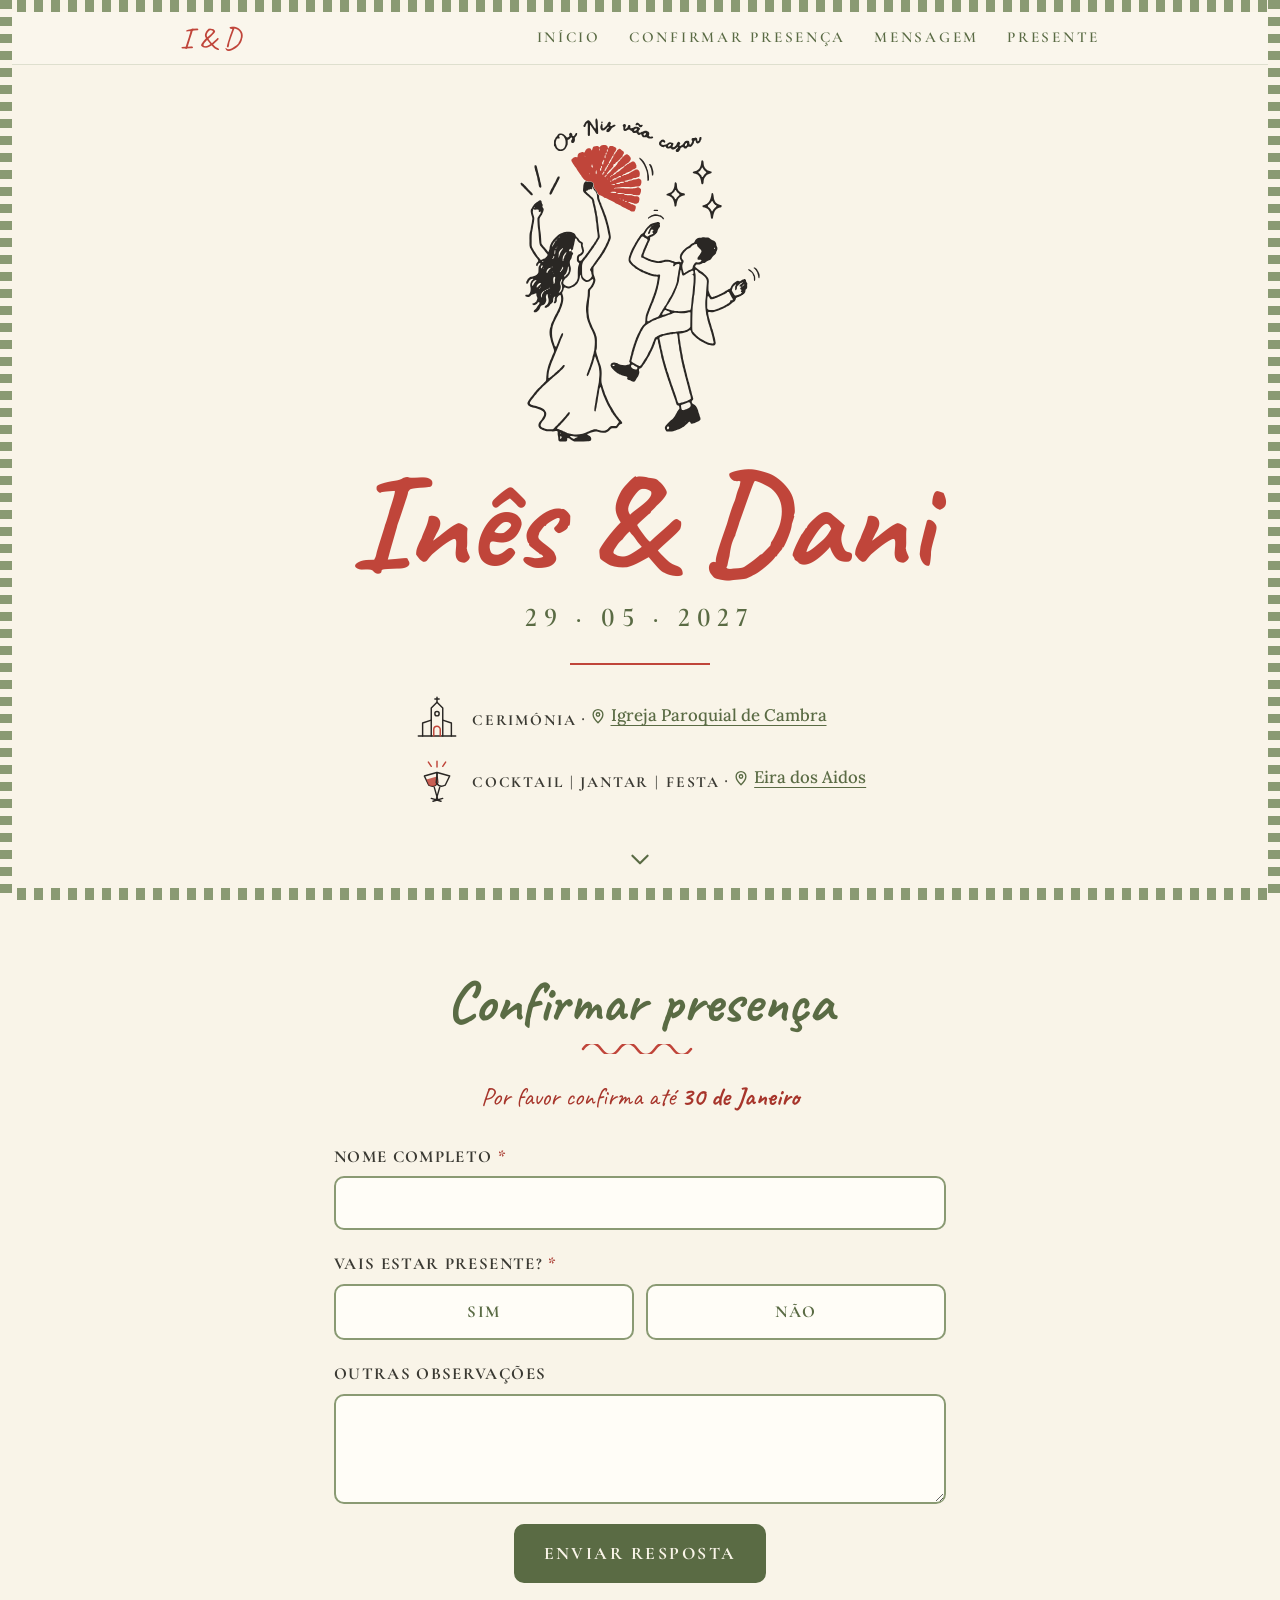
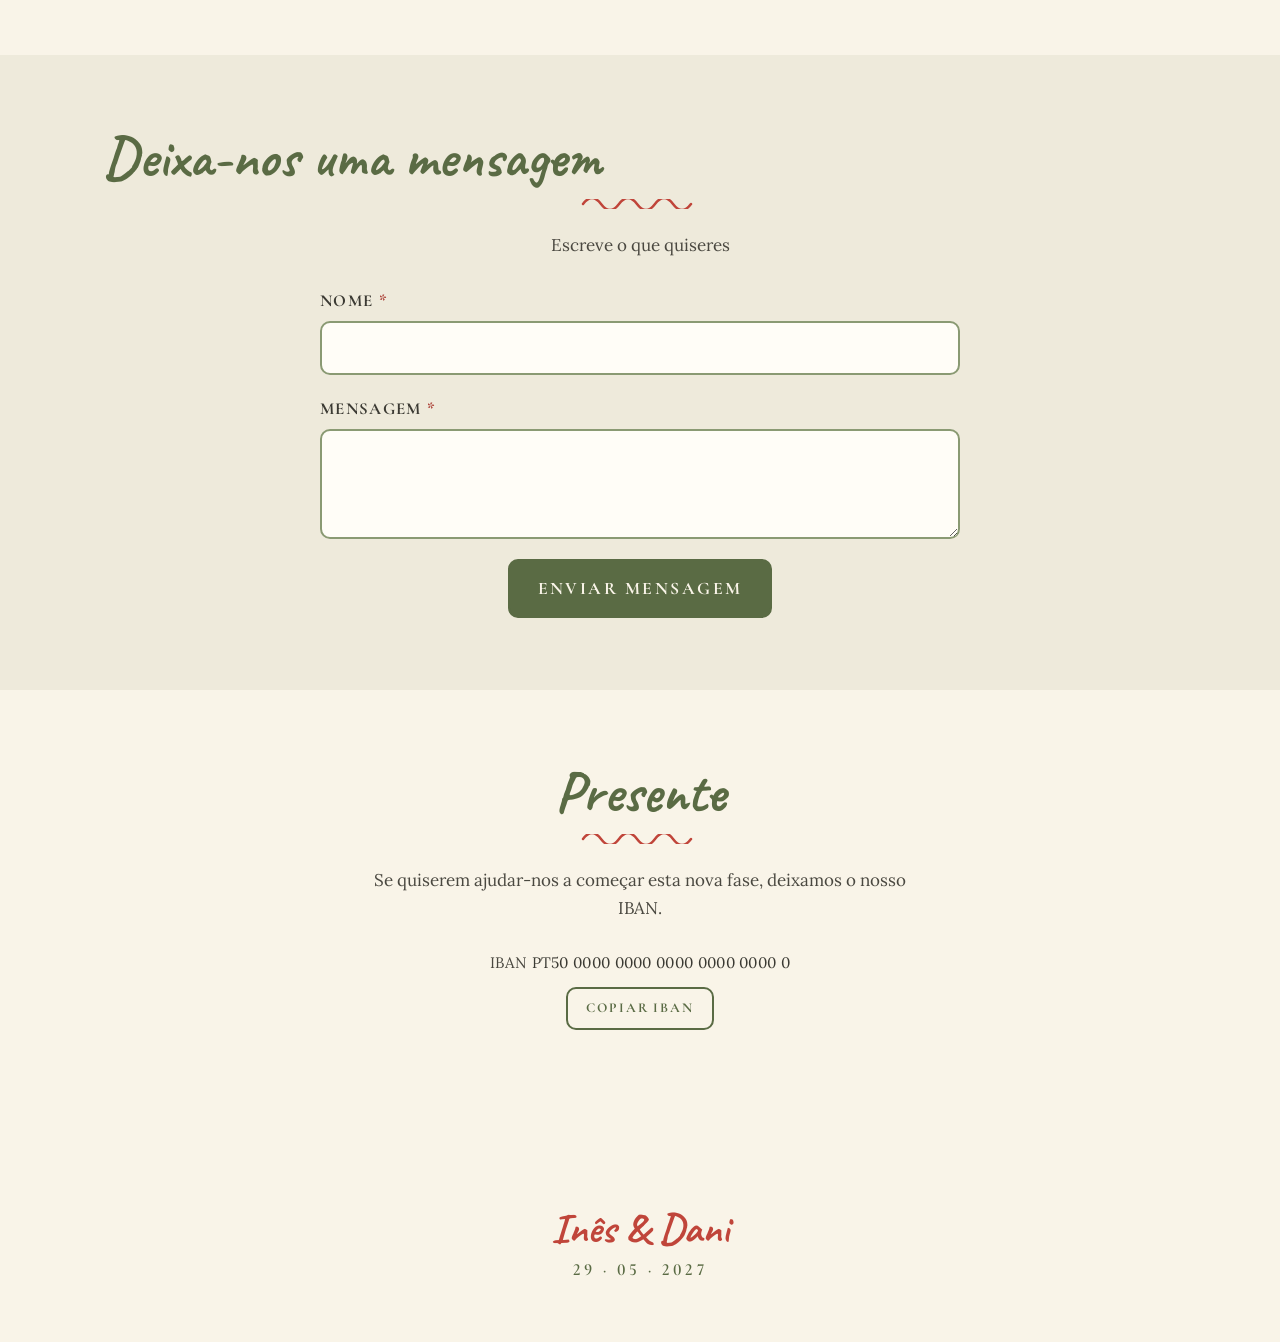
<file: index.html>
<!DOCTYPE html>
<html lang="pt-PT">
<head>
  <meta charset="utf-8">
  <meta name="viewport" content="width=device-width, initial-scale=1">
  <title>Inês &amp; Dani · 29 · 05 · 2027</title>
  <meta name="description" content="Os Nis vão casar! 29 de maio de 2027. Confirma a tua presença e deixa-nos uma mensagem.">
  <meta name="robots" content="noindex, nofollow">
  <meta name="theme-color" content="#f9f4e8">

  <!-- Pré-visualização (WhatsApp, etc.). TROCAR o domínio pelo vosso e pôr img/og.jpg (1200x630) -->
  <meta property="og:type" content="website">
  <meta property="og:locale" content="pt_PT">
  <meta property="og:title" content="Inês &amp; Dani · Os Nis vão casar">
  <meta property="og:description" content="29 · 05 · 2027. Confirma a tua presença e deixa-nos uma mensagem.">
  <meta property="og:image" content="https://O-VOSSO-DOMINIO.pt/img/og.jpg">
  <meta property="og:url" content="https://O-VOSSO-DOMINIO.pt/">
  <meta name="twitter:card" content="summary_large_image">

  <link rel="icon" href="/img/favicon.svg" type="image/svg+xml">
  <link rel="preconnect" href="https://fonts.googleapis.com">
  <link rel="preconnect" href="https://fonts.gstatic.com" crossorigin>
  <link href="https://fonts.googleapis.com/css2?family=Caveat:wght@500;700&family=Cormorant+Garamond:wght@600;700&family=Lora:wght@400;500&display=swap" rel="stylesheet">
  <link rel="stylesheet" href="/css/style.css">
</head>
<body>
  <a class="skip-link" href="#conteudo">Saltar para o conteúdo</a>
  <div class="frame frame--top" aria-hidden="true"></div>
  <div class="frame frame--bottom" aria-hidden="true"></div>
  <div class="frame frame--left" aria-hidden="true"></div>
  <div class="frame frame--right" aria-hidden="true"></div>

  <header class="nav">
    <div class="nav__inner">
      <a class="nav__brand" href="#inicio" aria-label="Início">I &amp; D</a>
      <button class="nav__toggle" type="button" aria-expanded="false" aria-controls="menu" aria-label="Abrir menu"><span></span></button>
      <ul class="nav__links" id="menu">
        <li><a href="#inicio">Início</a></li>
        <li><a href="#confirmar">Confirmar presença</a></li>
        <li><a href="#mensagem">Mensagem</a></li>
        <li><a href="#presente">Presente</a></li>
      </ul>
    </div>
  </header>

  <main id="conteudo">

    <!-- 1. INÍCIO -->
    <section class="hero" id="inicio">
      <!-- Ilustração: img/casal.svg (trocar o ficheiro para mudar) -->
      <img class="hero__art" src="/img/casal.svg" width="1793" height="2398" alt="Os Nis vão casar. Ilustração da Inês e do Dani a dançar, com um leque vermelho.">
      <h1 class="hero__title">Inês &amp; Dani</h1>
      <p class="hero__date"><time datetime="2027-05-29">29 · 05 · 2027</time></p>
      <hr class="hero__rule">
      <ul class="hero__places">
        <li><svg class="place-icon" viewBox="0 0 64 64" aria-hidden="true" focusable="false" fill="none" stroke="#2a2724" stroke-width="2" stroke-linecap="round" stroke-linejoin="round"><path d="M6 57H58"/><path d="M12 57V39L24 35M52 57V39L40 35"/><path d="M24 57V35V18L32 10L40 18V35V57"/><path d="M32 10V3M29 5.5H35"/><circle cx="32" cy="26" r="3"/><path stroke="#c0453a" d="M27.5 57V48a4.5 4.5 0 0 1 9 0V57"/></svg><span><strong>Cerimónia</strong> <span class="sep" aria-hidden="true">·</span>
          <!-- TROCAR: link exato do Google Maps (igreja) -->
          <a class="place-link" href="https://www.google.com/maps/search/?api=1&amp;query=Igreja+Paroquial+de+Cambra" target="_blank" rel="noopener"><svg viewBox="0 0 24 24" aria-hidden="true" focusable="false" fill="none" stroke="currentColor" stroke-width="1.8" stroke-linecap="round" stroke-linejoin="round"><path d="M12 21s-6.5-6.2-6.5-11a6.5 6.5 0 0 1 13 0c0 4.8-6.5 11-6.5 11z"/><circle cx="12" cy="10" r="2.3"/></svg>Igreja Paroquial de Cambra<span class="sr-only"> (abre numa nova aba)</span></a></span></li>
        <li><svg class="place-icon" viewBox="0 0 64 64" aria-hidden="true" focusable="false" fill="none" stroke="#2a2724" stroke-width="2" stroke-linecap="round" stroke-linejoin="round"><g transform="translate(23 24) rotate(-16)"><path d="M-9 0H9L6.5 14Q0 20 -6.5 14Z"/><path fill="#c0453a" fill-opacity=".85" stroke="none" d="M-7.6 5.5H7.6L6.5 14Q0 20 -6.5 14Z"/><path d="M0 19V36M-7 37H7"/></g><g transform="translate(41 24) rotate(16)"><path d="M-9 0H9L6.5 14Q0 20 -6.5 14Z"/><path d="M0 19V36M-7 37H7"/></g><path stroke="#c0453a" d="M32 14V6M24 13L20 7M40 13L44 7"/></svg><span><strong>Cocktail | Jantar | Festa</strong> <span class="sep" aria-hidden="true">·</span>
          <!-- TROCAR: link exato do Google Maps (festa) -->
          <a class="place-link" href="https://www.google.com/maps/search/?api=1&amp;query=Eira+dos+Aidos" target="_blank" rel="noopener"><svg viewBox="0 0 24 24" aria-hidden="true" focusable="false" fill="none" stroke="currentColor" stroke-width="1.8" stroke-linecap="round" stroke-linejoin="round"><path d="M12 21s-6.5-6.2-6.5-11a6.5 6.5 0 0 1 13 0c0 4.8-6.5 11-6.5 11z"/><circle cx="12" cy="10" r="2.3"/></svg>Eira dos Aidos<span class="sr-only"> (abre numa nova aba)</span></a></span></li>
      </ul>
      <a class="hero__scroll" href="#confirmar" aria-label="Ir para a confirmação de presença">
        <svg viewBox="0 0 24 24" aria-hidden="true" focusable="false" fill="none" stroke="currentColor" stroke-width="2" stroke-linecap="round" stroke-linejoin="round"><path d="M5 9l7 7 7-7"/></svg>
      </a>
    </section>

    <!-- 2. CONFIRMAÇÃO DE PRESENÇA -->
    <section class="section" id="confirmar">
      <h2 class="section__title">Confirmar presença</h2>
      <svg class="squiggle" viewBox="0 0 120 10" aria-hidden="true" focusable="false" fill="none" stroke="currentColor" stroke-width="2.5" stroke-linecap="round"><path d="M3 5c6-8 12-8 18 0s12 8 18 0 12-8 18 0 12 8 18 0 12-8 18 0 12 8 18 0"/></svg>
      <p class="deadline">Por favor confirma até <strong>30 de Janeiro</strong></p>

      <form class="form" name="confirmacoes" method="POST" action="/obrigado?f=rsvp"
            data-netlify="true" netlify-honeypot="bot-field">
        <input type="hidden" name="form-name" value="confirmacoes">
        <p class="hidden"><label>Não preencher: <input type="text" name="bot-field" tabindex="-1" autocomplete="off"></label></p>

        <div class="field">
          <label for="rsvp-nome">Nome completo <span class="req" aria-hidden="true">*</span></label>
          <input type="text" id="rsvp-nome" name="nome" required autocomplete="name">
        </div>

        <fieldset class="field">
          <legend>Vais estar presente? <span class="req" aria-hidden="true">*</span></legend>
          <div class="choices">
            <label class="choice"><input type="radio" name="presenca" value="Sim" required><span>Sim</span></label>
            <label class="choice"><input type="radio" name="presenca" value="Não"><span>Não</span></label>
          </div>
        </fieldset>

        <!-- Campos do "Sim": existem sempre no HTML; o JS só os esconde -->
        <div id="campos-sim" class="form">
          <div class="field">
            <label for="rsvp-num">Número de pessoas, incluindo o próprio</label>
            <input type="number" id="rsvp-num" name="num_pessoas" min="1" max="10" inputmode="numeric">
          </div>
          <div class="field">
            <label for="rsvp-alergias">Alergias ou restrições alimentares</label>
            <textarea id="rsvp-alergias" name="alergias" placeholder="ex.: vegetariano, sem glúten, alergia a marisco…"></textarea>
          </div>
        </div>

        <div class="field">
          <label for="rsvp-obs">Outras observações</label>
          <textarea id="rsvp-obs" name="observacoes"></textarea>
        </div>

        <button class="btn" type="submit">Enviar resposta</button>
      </form>
    </section>

    <!-- 3. MENSAGEM PARA OS NOIVOS -->
    <section class="section section--alt" id="mensagem">
      <h2 class="section__title">Deixa-nos uma mensagem</h2>
      <svg class="squiggle" viewBox="0 0 120 10" aria-hidden="true" focusable="false" fill="none" stroke="currentColor" stroke-width="2.5" stroke-linecap="round"><path d="M3 5c6-8 12-8 18 0s12 8 18 0 12-8 18 0 12 8 18 0 12-8 18 0 12 8 18 0"/></svg>
      <p class="section__lead">Escreve o que quiseres</p>

      <form class="form" name="mensagens para os novos" method="POST" action="/obrigado?f=mensagem"
            data-netlify="true" netlify-honeypot="bot-field">
        <input type="hidden" name="form-name" value="mensagens para os novos">
        <p class="hidden"><label>Não preencher: <input type="text" name="bot-field" tabindex="-1" autocomplete="off"></label></p>

        <div class="field">
          <label for="msg-nome">Nome <span class="req" aria-hidden="true">*</span></label>
          <input type="text" id="msg-nome" name="nome" required autocomplete="name">
        </div>
        <div class="field">
          <label for="msg-texto">Mensagem <span class="req" aria-hidden="true">*</span></label>
          <textarea id="msg-texto" name="mensagem" required></textarea>
        </div>
        <button class="btn" type="submit">Enviar mensagem</button>
      </form>
    </section>

    <!-- 4. PRESENTE -->
    <section class="section" id="presente">
      <h2 class="section__title">Presente</h2>
      <svg class="squiggle" viewBox="0 0 120 10" aria-hidden="true" focusable="false" fill="none" stroke="currentColor" stroke-width="2.5" stroke-linecap="round"><path d="M3 5c6-8 12-8 18 0s12 8 18 0 12-8 18 0 12 8 18 0 12-8 18 0 12 8 18 0"/></svg>
      <p class="section__lead">Se quiserem ajudar-nos a começar esta nova fase, deixamos o nosso IBAN.</p>

      <div class="gift">
        <!-- TROCAR: IBAN (único sítio; o botão copia este texto sem espaços) -->
        <p class="gift__line">IBAN <span class="gift__iban" id="iban">PT50 0000 0000 0000 0000 0000 0</span></p>
        <button class="btn btn--small btn--ghost" type="button" id="copiar-iban">Copiar IBAN</button>
        <p class="copy-msg" id="copiado" role="status" aria-live="polite"></p>
      </div>
    </section>
  </main>

  <footer class="footer">
    <p class="footer__names">Inês &amp; Dani</p>
    <p class="footer__small">29 · 05 · 2027</p>
  </footer>

  <script src="/js/main.js"></script>
</body>
</html>
</file>
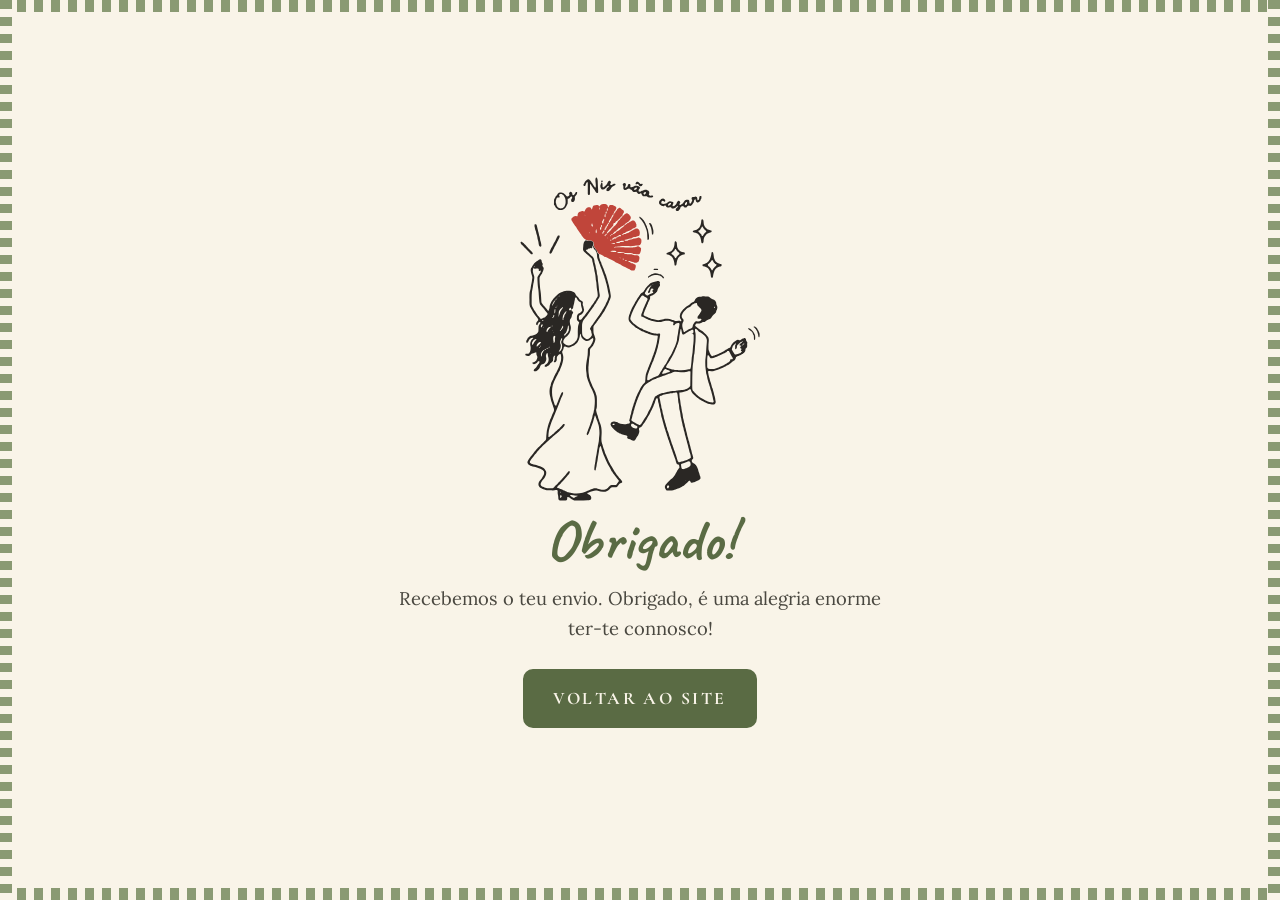
<file: obrigado.html>
<!DOCTYPE html>
<html lang="pt-PT">
<head>
  <meta charset="utf-8">
  <meta name="viewport" content="width=device-width, initial-scale=1">
  <title>Obrigado · Inês &amp; Dani</title>
  <meta name="description" content="Os Nis vão casar! 29 de maio de 2027. Confirma a tua presença e deixa-nos uma mensagem.">
  <meta name="robots" content="noindex, nofollow">
  <meta name="theme-color" content="#f9f4e8">

  <!-- Pré-visualização (WhatsApp, etc.). TROCAR o domínio pelo vosso e pôr img/og.jpg (1200x630) -->
  <meta property="og:type" content="website">
  <meta property="og:locale" content="pt_PT">
  <meta property="og:title" content="Inês &amp; Dani · Os Nis vão casar">
  <meta property="og:description" content="29 · 05 · 2027. Confirma a tua presença e deixa-nos uma mensagem.">
  <meta property="og:image" content="https://O-VOSSO-DOMINIO.pt/img/og.jpg">
  <meta property="og:url" content="https://O-VOSSO-DOMINIO.pt/">
  <meta name="twitter:card" content="summary_large_image">

  <link rel="icon" href="/img/favicon.svg" type="image/svg+xml">
  <link rel="preconnect" href="https://fonts.googleapis.com">
  <link rel="preconnect" href="https://fonts.gstatic.com" crossorigin>
  <link href="https://fonts.googleapis.com/css2?family=Caveat:wght@500;700&family=Cormorant+Garamond:wght@600;700&family=Lora:wght@400;500&display=swap" rel="stylesheet">
  <link rel="stylesheet" href="/css/style.css">
</head>
<body>
  <div class="frame frame--top" aria-hidden="true"></div>
  <div class="frame frame--bottom" aria-hidden="true"></div>
  <div class="frame frame--left" aria-hidden="true"></div>
  <div class="frame frame--right" aria-hidden="true"></div>

  <main class="thanks">
    <img class="hero__art" src="/img/casal.svg" width="1793" height="2398" alt="Os Nis vão casar. Ilustração da Inês e do Dani a dançar, com um leque vermelho.">
    <h1 class="section__title">Obrigado!</h1>
    <p id="obrigado-texto">Recebemos o teu envio. Obrigado, é uma alegria enorme ter-te connosco!</p>
    <div><a class="btn" href="/">Voltar ao site</a></div>
  </main>
  <script src="/js/main.js"></script>
</body>
</html>
</file>
<file: css/style.css>
/* ==========================================================
   Inês & Dani — estilos
   Paleta inspirada no save the date: creme, vermelho, tinta.
   ========================================================== */

:root {
  --cream: #f9f4e8;
  --cream-2: #eeeadb;
  --paper: #fffdf7;
  --green: #8a9a73;   /* verde-salvia (frame, linhas) */
  --green-dark: #5a6b44; /* verde para texto e botões (bom contraste) */
  --blush: #e6a9a0;
  --red: #c0453a;      /* toque avermelhado (leque da ilustração) */
  --red-dark: #a7352b; /* vermelho para texto */
  --ink: #3b3a33;
  --text: #4a4840;

  --font-hand: "Caveat", "Segoe Print", cursive;
  --font-caps: "Cormorant Garamond", Georgia, serif;
  --font-body: "Lora", Georgia, serif;

  --frame: 12px; /* largura da moldura de pinceladas */
  --nav-h: 52px;
}

*, *::before, *::after { box-sizing: border-box; }

html {
  scroll-behavior: smooth;
  scroll-padding-top: calc(var(--nav-h) + var(--frame) + 8px);
  -webkit-text-size-adjust: 100%;
}

body {
  margin: 0;
  background: var(--cream);
  color: var(--text);
  font-family: var(--font-body);
  font-size: 1.0625rem;
  line-height: 1.65;
}

img, svg { max-width: 100%; }

a { color: var(--green-dark); }

:focus-visible {
  outline: 3px solid var(--ink);
  outline-offset: 3px;
  border-radius: 4px;
}

.sr-only {
  position: absolute; width: 1px; height: 1px; padding: 0; margin: -1px;
  overflow: hidden; clip: rect(0 0 0 0); white-space: nowrap; border: 0;
}

.skip-link {
  position: absolute; left: 16px; top: -60px; z-index: 100;
  background: var(--ink); color: var(--cream); padding: 8px 14px; border-radius: 6px;
}
.skip-link:focus { top: calc(var(--frame) + 4px); }

/* ---------- Moldura de pinceladas (fixa à volta do ecrã) ---------- */
.frame {
  position: fixed; z-index: 60; pointer-events: none;
  background-color: var(--cream);
}
.frame--top, .frame--bottom {
  left: 0; right: 0; height: var(--frame);
  background-image: repeating-linear-gradient(to right,
    var(--green) 0 9px, transparent 9px 17px);
}
.frame--left, .frame--right {
  top: 0; bottom: 0; width: var(--frame);
  background-image: repeating-linear-gradient(to bottom,
    var(--green) 0 9px, transparent 9px 17px);
}
.frame--top { top: 0; } .frame--bottom { bottom: 0; }
.frame--left { left: 0; } .frame--right { right: 0; }

/* ---------- Navegação ---------- */
.nav {
  position: fixed; z-index: 50;
  top: var(--frame); left: var(--frame); right: var(--frame);
  min-height: var(--nav-h);
  background: rgba(250, 246, 236, 0.95);
  -webkit-backdrop-filter: blur(6px); backdrop-filter: blur(6px);
  border-bottom: 1px solid rgba(138, 154, 115, 0.25);
}
.nav__inner {
  max-width: 960px; margin: 0 auto; padding: 0 20px;
  min-height: var(--nav-h);
  display: flex; align-items: center; justify-content: space-between;
}
.nav__brand {
  font-family: var(--font-hand); font-size: 1.9rem; line-height: 1;
  color: var(--red); text-decoration: none;
}
.nav__toggle {
  background: none; border: 0; padding: 10px; cursor: pointer; color: var(--green-dark);
}
.nav__toggle span, .nav__toggle span::before, .nav__toggle span::after {
  display: block; width: 24px; height: 2px; background: currentColor; border-radius: 2px;
  position: relative; transition: transform .2s, background .2s;
}
.nav__toggle span::before, .nav__toggle span::after { content: ""; position: absolute; left: 0; }
.nav__toggle span::before { top: -7px; }
.nav__toggle span::after { top: 7px; }
.nav__toggle[aria-expanded="true"] span { background: transparent; }
.nav__toggle[aria-expanded="true"] span::before { transform: translateY(7px) rotate(45deg); }
.nav__toggle[aria-expanded="true"] span::after { transform: translateY(-7px) rotate(-45deg); }

.nav__links {
  list-style: none; margin: 0; padding: 0;
  display: none; flex-direction: column;
  position: absolute; top: 100%; left: 0; right: 0;
  background: var(--cream); border-bottom: 1px solid rgba(138, 154, 115, 0.25);
  padding: 8px 20px 16px;
}
.nav__links.is-open { display: flex; }
.nav__links a {
  display: block; padding: 12px 0;
  font-family: var(--font-caps); font-weight: 600; font-size: 1.05rem;
  letter-spacing: .18em; text-transform: uppercase; text-decoration: none;
  color: var(--green-dark);
}
.nav__links a:hover { color: var(--ink); }

@media (min-width: 720px) {
  .nav__toggle { display: none; }
  .nav__links {
    display: flex; flex-direction: row; gap: 28px; position: static;
    background: none; border: 0; padding: 0;
  }
  .nav__links a { padding: 8px 0; font-size: .95rem; }
}

/* ---------- Estrutura geral ---------- */
main { padding-inline: calc(var(--frame) + 6px); }

.section {
  max-width: 640px; margin: 0 auto;
  padding: 72px 14px;
}
.section--alt {
  max-width: none; background: var(--cream-2);
  margin-inline: calc(-1 * (var(--frame) + 6px));
  padding-inline: calc(var(--frame) + 20px);
}
.section--alt > * { max-width: 640px; margin-inline: auto; }

.section__title {
  font-family: var(--font-hand); font-weight: 700;
  font-size: clamp(2.6rem, 10vw, 3.6rem); line-height: 1.05;
  color: var(--green-dark); text-align: center; margin: 0 0 12px;
}
.section__lead { text-align: center; margin: 0 auto 28px; max-width: 34em; }

.squiggle {
  display: block; width: 120px; height: 10px; margin: 0 auto 22px; color: var(--red);
}

/* ---------- Hero ---------- */
.hero {
  min-height: 100vh; min-height: 100svh;
  display: flex; flex-direction: column; align-items: center; justify-content: center;
  text-align: center;
  padding: calc(var(--nav-h) + var(--frame) + 24px) 0 64px;
  margin: 0 auto; max-width: 640px; position: relative;
}
.hero__art { width: min(250px, 62vw); height: auto; margin: 0 auto 4px; display: block; }
.hero__title {
  font-family: var(--font-hand); font-weight: 700;
  font-size: clamp(3.8rem, 18vw, 8.5rem); line-height: .95;
  color: var(--red); margin: 6px 0 10px;
}
.hero__date {
  font-family: var(--font-caps); font-weight: 600;
  font-size: clamp(1.3rem, 5vw, 1.7rem); letter-spacing: .25em;
  color: var(--green-dark); margin: 0;
}
.hero__rule { width: 140px; height: 2px; background: var(--red); border: 0; margin: 22px auto; }
.hero__places { list-style: none; margin: 0; padding: 0; font-size: 1.05rem; }
.hero__places { display: inline-grid; }
.hero__places li { margin: 8px 0; display: flex; align-items: center; justify-content: flex-start; gap: 12px; text-align: left; }
.place-icon { width: 46px; height: 46px; flex: none; }
.hero__places strong {
  font-family: var(--font-caps); font-weight: 700; letter-spacing: .12em;
  text-transform: uppercase; color: var(--ink); font-size: .92em;
}
.place-link {
  display: inline-flex; align-items: center; gap: 4px;
  font-weight: 500; text-decoration-thickness: 1px; text-underline-offset: 4px;
}
.place-link svg { width: 18px; height: 18px; flex: none; }

/* Telemóvel: dois locais lado a lado, centrados (ícone, nome, link) */
@media (max-width: 599px) {
  .hero { padding-bottom: 56px; }
  .hero__art { width: min(215px, 56vw); }
  .hero__rule { margin: 14px auto; }
  .hero__places { display: grid; grid-template-columns: 1fr 1fr; gap: 10px; width: 100%; }
  .hero__places li { flex-direction: column; justify-content: flex-start; gap: 4px; text-align: center; margin: 0; }
  .hero__places li > span { display: block; }
  .hero__places strong { display: block; font-size: .72rem; line-height: 1.35; letter-spacing: .1em; margin-bottom: 2px; }
  .hero__places .sep { display: none; }
  .place-link { display: inline; font-size: .85rem; line-height: 1.4; }
  .place-link svg { display: inline; width: 14px; height: 14px; vertical-align: -2px; margin-right: 2px; }
  .place-icon { width: 38px; height: 38px; }
}

.hero__scroll {
  position: absolute; bottom: 20px; left: 50%; transform: translateX(-50%);
  color: var(--green-dark); padding: 8px; line-height: 0;
  animation: bounce 2.2s ease-in-out infinite;
}
.hero__scroll svg { width: 26px; height: 26px; }
@keyframes bounce {
  0%, 100% { transform: translate(-50%, 0); }
  50% { transform: translate(-50%, 8px); }
}

/* ---------- Formulários ---------- */
.form { display: grid; gap: 20px; }
.hidden { display: none !important; }

.field { display: grid; gap: 6px; }
.field label, .field legend, .label {
  font-family: var(--font-caps); font-weight: 700; font-size: 1.05rem;
  letter-spacing: .08em; text-transform: uppercase; color: var(--ink); padding: 0;
}
.req { color: var(--red-dark); }
.hint { font-size: .9rem; margin: 0; opacity: .85; }

input[type="text"], input[type="number"], textarea {
  width: 100%; font: inherit; color: var(--ink);
  background: var(--paper);
  border: 2px solid var(--green); border-radius: 10px;
  padding: 11px 14px;
}
textarea { min-height: 110px; resize: vertical; }
input::placeholder, textarea::placeholder { color: #7d6d6d; }

fieldset { border: 0; margin: 0; padding: 0; min-width: 0; }
.choices { display: flex; gap: 12px; margin-top: 6px; }
.choice { flex: 1; position: relative; }
.choice input { position: absolute; opacity: 0; inset: 0; width: 100%; height: 100%; cursor: pointer; }
.choice span {
  display: block; text-align: center; padding: 12px;
  border: 2px solid var(--green); border-radius: 10px; background: var(--paper);
  font-family: var(--font-caps); font-weight: 700; letter-spacing: .1em;
  text-transform: uppercase; color: var(--green-dark);
}
.choice input:checked + span { background: var(--green-dark); color: var(--cream); }
.choice input:focus-visible + span { outline: 3px solid var(--ink); outline-offset: 3px; }

.deadline {
  text-align: center; font-family: var(--font-hand); font-size: 1.6rem;
  color: var(--red-dark); margin: 0 0 24px;
}

.btn {
  font: inherit; font-family: var(--font-caps); font-weight: 700; font-size: 1.1rem;
  letter-spacing: .14em; text-transform: uppercase; text-decoration: none;
  display: inline-block; cursor: pointer;
  background: var(--green-dark); color: var(--cream);
  border: 2px solid var(--green-dark); border-radius: 10px; padding: 13px 28px;
  transition: background .15s, color .15s;
}
.btn:hover { background: var(--ink); border-color: var(--ink); }
.btn--ghost { background: transparent; color: var(--green-dark); }
.btn--ghost:hover { color: var(--cream); }
.form .btn { justify-self: center; }

/* ---------- Presente ---------- */
.gift { text-align: center; margin-top: 4px; }
.gift__line { margin: 0 0 12px; font-size: clamp(.78rem, 3.7vw, .95rem); letter-spacing: .02em; white-space: nowrap; }
.gift__iban { font-variant-numeric: lining-nums; color: var(--ink); }
.btn--small { font-size: .85rem; padding: 8px 18px; }
.copy-msg { min-height: 1.6em; margin: 6px 0 0; font-family: var(--font-hand); font-size: 1.5rem; color: var(--green-dark); }

/* ---------- Rodapé ---------- */
.footer { text-align: center; padding: 56px 20px calc(var(--frame) + 40px); }
.footer__names { font-family: var(--font-hand); font-weight: 700; font-size: 2.6rem; color: var(--red); margin: 0; line-height: 1; }
.footer p { margin: 6px 0; }
.footer__small { font-family: var(--font-caps); letter-spacing: .2em; text-transform: uppercase; font-weight: 600; color: var(--green-dark); }

/* ---------- Página de agradecimento ---------- */
.thanks {
  min-height: 100vh; min-height: 100svh; display: grid; place-content: center;
  text-align: center; padding: calc(var(--frame) + 40px) 36px; max-width: 560px; margin: 0 auto;
}
.thanks .hero__art { width: min(250px, 62vw); height: auto; margin: 0 auto 4px; display: block; }
.thanks p { margin: 0 0 26px; font-size: 1.15rem; }

/* ---------- Sem JS: mostrar campos condicionais ---------- */
/* (o JS esconde-os com o atributo hidden; sem JS ficam sempre visíveis) */
[hidden] { display: none !important; }

@media (prefers-reduced-motion: reduce) {
  html { scroll-behavior: auto; }
  .hero__scroll { animation: none; }
}

/* Algarismos alinhados (o IBAN e a data ficam mais legíveis) */
.gift__iban, .hero__date, .footer__small { font-variant-numeric: lining-nums; }
</file>
